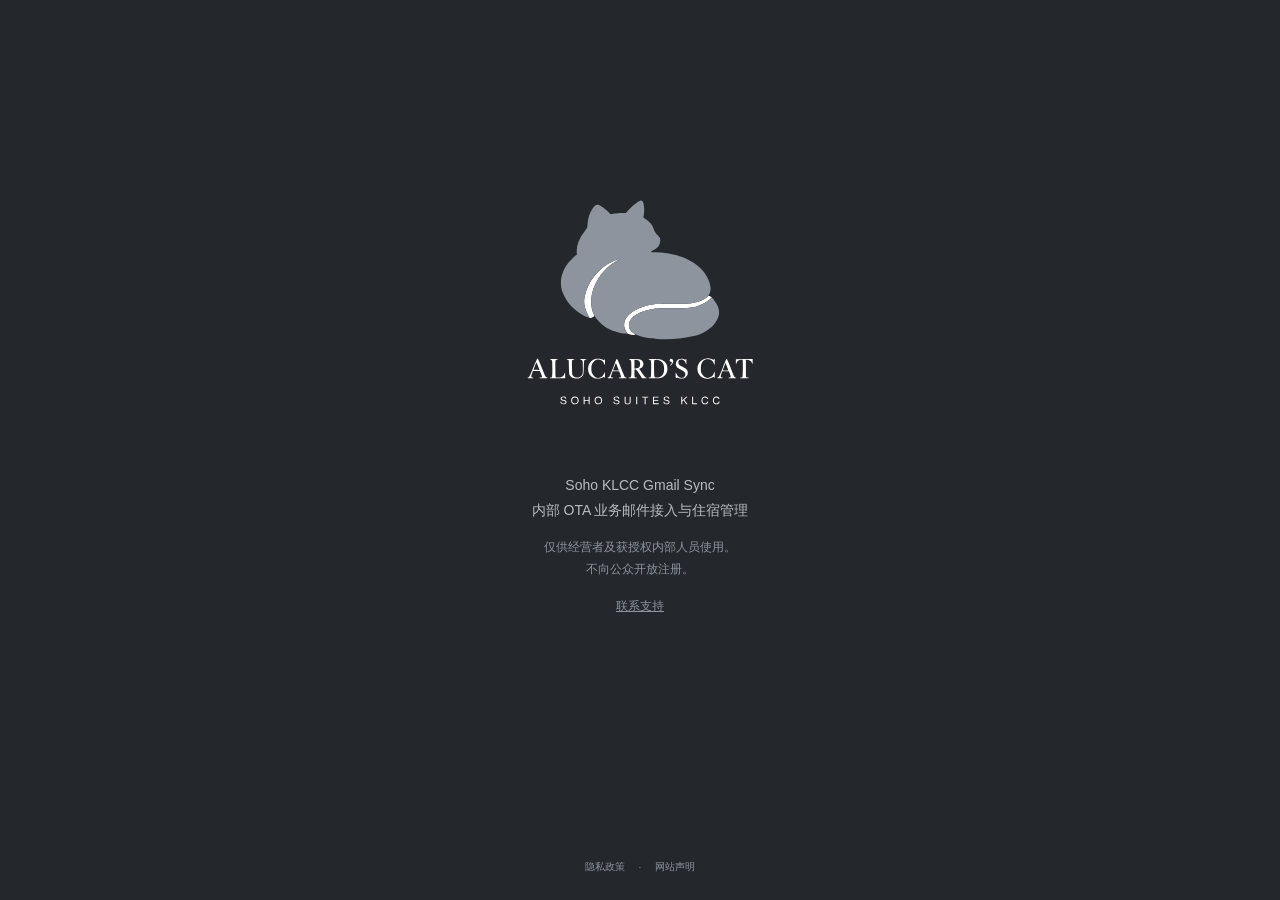
<file: index.html>
<!doctype html><html lang="zh-CN"><head><meta charset="utf-8"><meta name="viewport" content="width=device-width,initial-scale=1"><title>Soho KLCC Gmail Sync · Alucard’s Cat</title><link rel="stylesheet" href="home.css"><meta name="google-site-verification" content="iJY6BvEdudYl5PpZRh2wFMvbQJ9ob5yXRzGy21QafoQ" /></head><body><main><h1 class="sr-only">Soho KLCC Gmail Sync</h1><img class="logo" src="logo.svg" alt="Alucard’s Cat · Soho Suites KLCC"><p style="font-size:14px;line-height:1.8;color:#b9bdc3">Soho KLCC Gmail Sync<br>内部 OTA 业务邮件接入与住宿管理</p><p style="font-size:12px;line-height:1.8;color:#8d949d">仅供经营者及获授权内部人员使用。<br>不向公众开放注册。</p><p><a href="mailto:sherrymix.z.alucard@gmail.com" style="font-size:12px;color:#8d949d">联系支持</a></p></main><footer><a href="privacy.html">隐私政策</a><span aria-hidden="true">·</span><a href="statement.html">网站声明</a></footer></body></html>
</file>
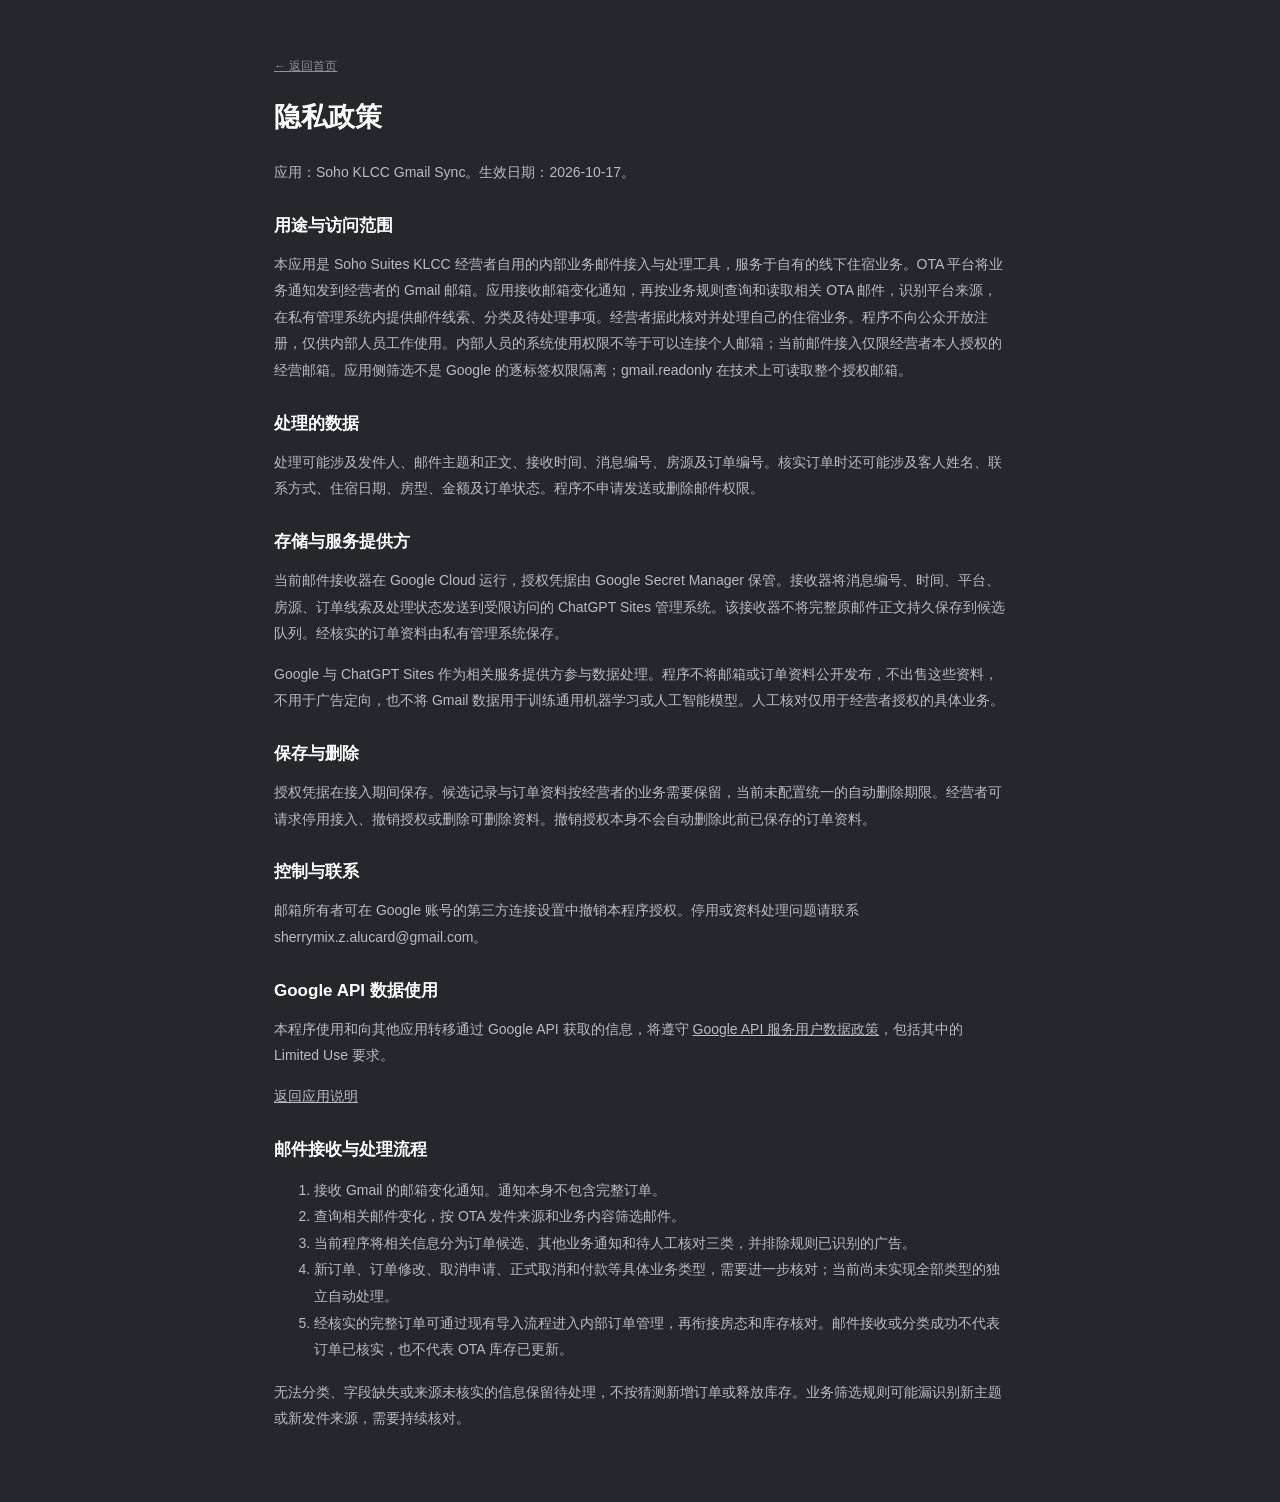
<file: privacy.html>
<!doctype html><html lang="zh-CN"><meta charset="utf-8"><meta name="viewport" content="width=device-width"><title>隐私政策 · Soho KLCC Gmail Sync</title><link rel="stylesheet" href="home.css"><body class="policy"><main><a class="back" href="index.html">← 返回首页</a><h1>隐私政策</h1><p>应用：Soho KLCC Gmail Sync。生效日期：2026-10-17。</p><h2>用途与访问范围</h2><p>本应用是 Soho Suites KLCC 经营者自用的内部业务邮件接入与处理工具，服务于自有的线下住宿业务。OTA 平台将业务通知发到经营者的 Gmail 邮箱。应用接收邮箱变化通知，再按业务规则查询和读取相关 OTA 邮件，识别平台来源，在私有管理系统内提供邮件线索、分类及待处理事项。经营者据此核对并处理自己的住宿业务。程序不向公众开放注册，仅供内部人员工作使用。内部人员的系统使用权限不等于可以连接个人邮箱；当前邮件接入仅限经营者本人授权的经营邮箱。应用侧筛选不是 Google 的逐标签权限隔离；gmail.readonly 在技术上可读取整个授权邮箱。</p><h2>处理的数据</h2><p>处理可能涉及发件人、邮件主题和正文、接收时间、消息编号、房源及订单编号。核实订单时还可能涉及客人姓名、联系方式、住宿日期、房型、金额及订单状态。程序不申请发送或删除邮件权限。</p><h2>存储与服务提供方</h2><p>当前邮件接收器在 Google Cloud 运行，授权凭据由 Google Secret Manager 保管。接收器将消息编号、时间、平台、房源、订单线索及处理状态发送到受限访问的 ChatGPT Sites 管理系统。该接收器不将完整原邮件正文持久保存到候选队列。经核实的订单资料由私有管理系统保存。</p><p>Google 与 ChatGPT Sites 作为相关服务提供方参与数据处理。程序不将邮箱或订单资料公开发布，不出售这些资料，不用于广告定向，也不将 Gmail 数据用于训练通用机器学习或人工智能模型。人工核对仅用于经营者授权的具体业务。</p><h2>保存与删除</h2><p>授权凭据在接入期间保存。候选记录与订单资料按经营者的业务需要保留，当前未配置统一的自动删除期限。经营者可请求停用接入、撤销授权或删除可删除资料。撤销授权本身不会自动删除此前已保存的订单资料。</p><h2>控制与联系</h2><p>邮箱所有者可在 Google 账号的第三方连接设置中撤销本程序授权。停用或资料处理问题请联系 sherrymix.z.alucard@gmail.com。</p><h2>Google API 数据使用</h2><p>本程序使用和向其他应用转移通过 Google API 获取的信息，将遵守 <a href="https://developers.google.com/terms/api-services-user-data-policy">Google API 服务用户数据政策</a>，包括其中的 Limited Use 要求。</p><p><a href="index.html">返回应用说明</a></p><h2>邮件接收与处理流程</h2><ol><li>接收 Gmail 的邮箱变化通知。通知本身不包含完整订单。</li><li>查询相关邮件变化，按 OTA 发件来源和业务内容筛选邮件。</li><li>当前程序将相关信息分为订单候选、其他业务通知和待人工核对三类，并排除规则已识别的广告。</li><li>新订单、订单修改、取消申请、正式取消和付款等具体业务类型，需要进一步核对；当前尚未实现全部类型的独立自动处理。</li><li>经核实的完整订单可通过现有导入流程进入内部订单管理，再衔接房态和库存核对。邮件接收或分类成功不代表订单已核实，也不代表 OTA 库存已更新。</li></ol><p>无法分类、字段缺失或来源未核实的信息保留待处理，不按猜测新增订单或释放库存。业务筛选规则可能漏识别新主题或新发件来源，需要持续核对。</p></main></body></html>
</file>
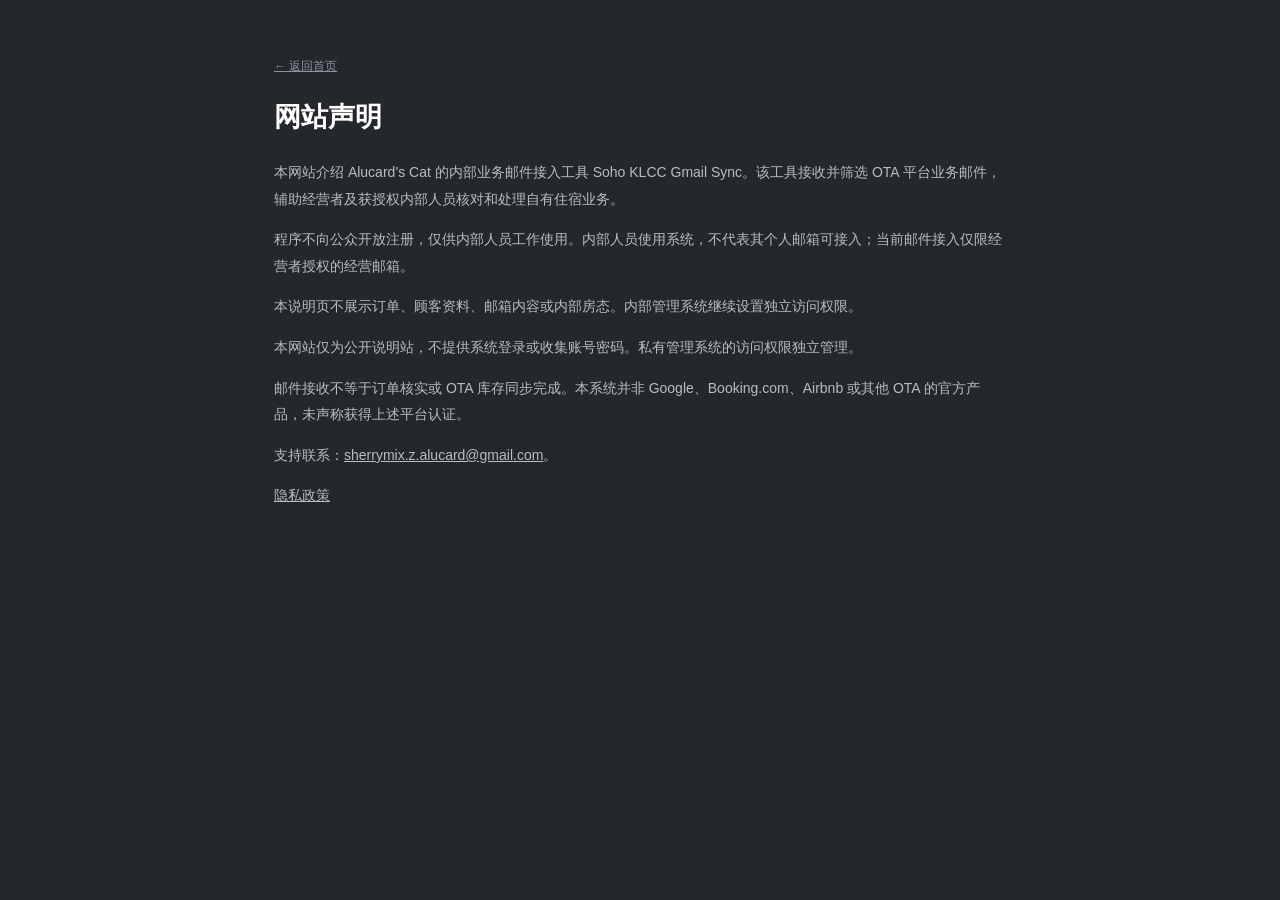
<file: statement.html>
<!doctype html><html lang="zh-CN"><head><meta charset="utf-8"><meta name="viewport" content="width=device-width,initial-scale=1"><title>网站声明 · Alucard’s Cat</title><link rel="stylesheet" href="home.css"></head><body class="policy"><main><a class="back" href="index.html">← 返回首页</a><h1>网站声明</h1><p>本网站介绍 Alucard’s Cat 的内部业务邮件接入工具 Soho KLCC Gmail Sync。该工具接收并筛选 OTA 平台业务邮件，辅助经营者及获授权内部人员核对和处理自有住宿业务。</p><p>程序不向公众开放注册，仅供内部人员工作使用。内部人员使用系统，不代表其个人邮箱可接入；当前邮件接入仅限经营者授权的经营邮箱。</p><p>本说明页不展示订单、顾客资料、邮箱内容或内部房态。内部管理系统继续设置独立访问权限。</p><p>本网站仅为公开说明站，不提供系统登录或收集账号密码。私有管理系统的访问权限独立管理。</p><p>邮件接收不等于订单核实或 OTA 库存同步完成。本系统并非 Google、Booking.com、Airbnb 或其他 OTA 的官方产品，未声称获得上述平台认证。</p><p>支持联系：<a href="mailto:sherrymix.z.alucard@gmail.com">sherrymix.z.alucard@gmail.com</a>。</p><p><a href="privacy.html">隐私政策</a></p></main></body></html>
</file>
<file: home.css>
:root{color-scheme:dark;--bg:#24272b;--muted:#8d949d;--white:#fff}*{box-sizing:border-box}html{background:var(--bg);color:var(--white);font-family:-apple-system,BlinkMacSystemFont,"Segoe UI","Microsoft YaHei",sans-serif;-webkit-font-smoothing:antialiased}body{margin:0;min-height:100svh;display:grid;place-items:center;padding:40px 24px}main{width:min(100%,300px);text-align:center;transform:translateY(-20px)}.logo{display:block;width:260px;max-width:100%;height:auto;margin:0 auto 45px}form{display:grid;gap:12px}input,button{font:inherit;width:100%;height:49px;border-radius:11px}input{padding:0 17px;border:1px solid #8d949d55;background:#ffffff04;color:#fff;font-size:14px;outline:none;transition:border-color .15s,background .15s}input::placeholder{color:var(--muted)}input:focus{border-color:#8d949d;background:#ffffff08;box-shadow:0 0 0 3px #8d949d15}button{margin-top:7px;border:0;background:#fff;color:#24272b;font-size:14px;font-weight:600;cursor:pointer;transition:background .15s,transform .1s}button:hover{background:#e5e7ea}button:active{transform:scale(.985)}button:focus-visible{outline:2px solid var(--muted);outline-offset:4px}#notice{font-size:11px;line-height:1.7;color:var(--muted);margin:5px 0 0}.sr-only{position:absolute;width:1px;height:1px;padding:0;margin:-1px;overflow:hidden;clip:rect(0,0,0,0);white-space:nowrap;border:0}@media(max-width:480px){main{width:min(100%,280px);transform:translateY(-12px)}.logo{width:235px;margin-bottom:38px}}@media(prefers-reduced-motion:reduce){*{transition:none!important}}
body{position:relative;padding-bottom:84px}footer{position:absolute;bottom:26px;left:0;width:100%;display:flex;justify-content:center;align-items:center;gap:14px;font-size:10px;color:#8d949d}footer a{color:inherit;text-decoration:none}footer a:hover{color:#fff;text-decoration:underline}footer a:focus-visible{outline:2px solid #8d949d;outline-offset:5px}a{color:inherit}.policy{display:block;padding:56px 24px;max-width:780px;margin:auto;min-height:100svh}.policy main{width:100%;text-align:left;transform:none}.policy h1{font-size:27px;margin:24px 0}.policy h2{font-size:17px;margin-top:28px}.policy p,.policy li{font-size:14px;line-height:1.9;color:#b9bdc3}.policy .back{font-size:12px;color:#8d949d}.policy aside{font-size:12px;color:#8d949d;border-bottom:1px solid #8d949d33;padding-bottom:15px}.policy a{text-decoration:underline}
</file>
